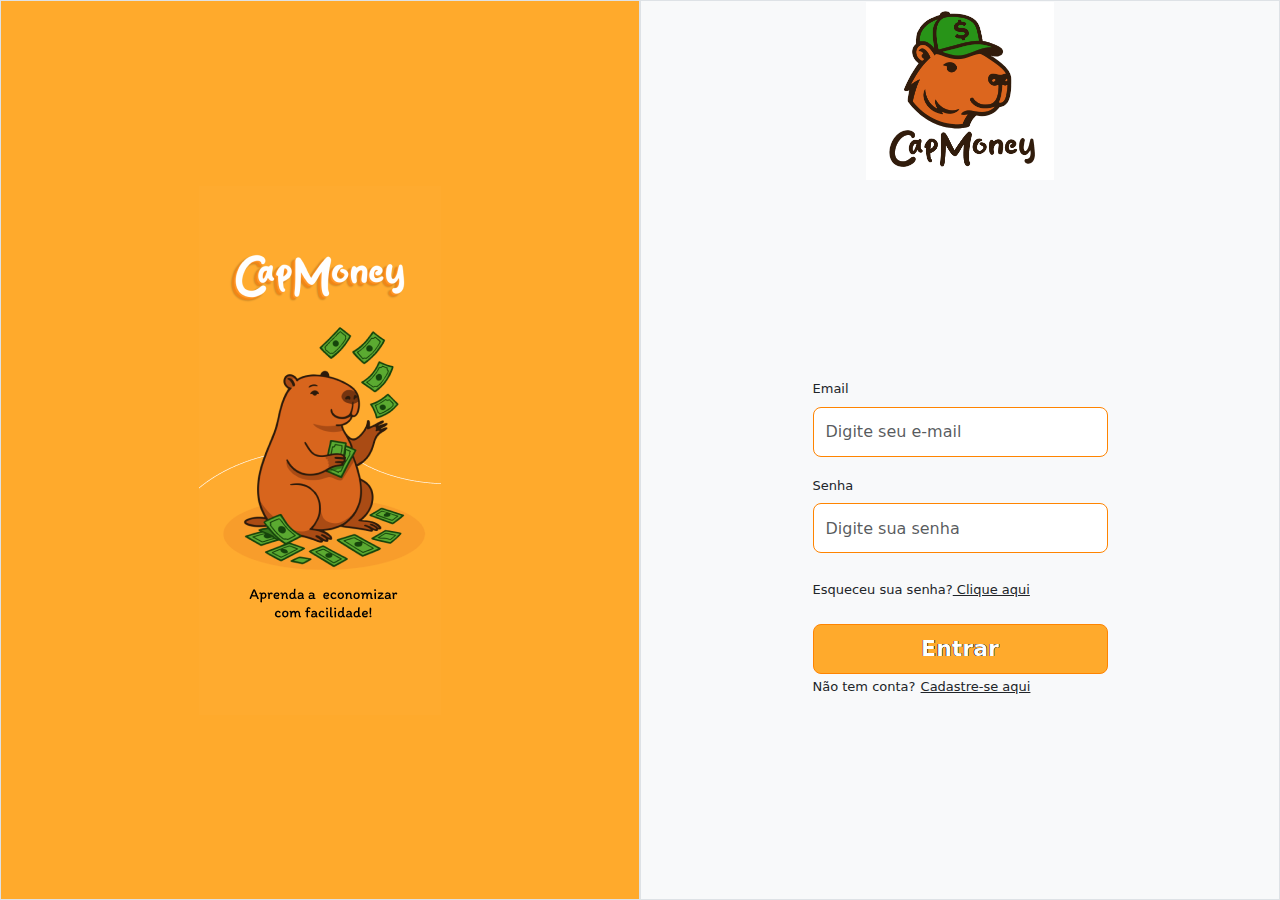
<file: Fintech/index.html>
<!DOCTYPE html>
<html lang="pt-br">
<head>
  <meta charset="UTF-8">
  <meta name="viewport" content="width=device-width, initial-scale=1.0">
  <link href="https://cdn.jsdelivr.net/npm/bootstrap@5.3.6/dist/css/bootstrap.min.css" rel="stylesheet">
  <link rel="stylesheet" href="css/login.css">
  <style>
    /* Estilo para mover a logo 30px para cima quando a tela for 430px ou menor */
    @media (max-width: 430px) {
      .logo-capmoney {
        position: relative;
        bottom: 30px;
      }
    }
  </style>
  <title>Login</title>
</head>
<body>
  <main class="container-fluid bg-primary min-vh-100">
    <div class="row min-vh-100">
      
      <!-- Coluna Esquerda -->
      <div class="c_esquerda col-sm-6 d-none d-sm-flex justify-content-center align-items-center border">
        <img src="./img/cl_esquerda-logo.png" alt=" Coluna esquerda com a logo" class="lg_coluna-esquerda">
      </div>

      <!-- Coluna Direita -->
      <div class="col-12 border col-sm-6 col-md-6 col-lg-6 bg-light d-flex flex-column">

        <!-- Linha logo -->
        <div class="row lg_form">
          <div class="col-4 d-flex align-items-center justify-content-center"></div>
          <div class="col-4 d-flex align-items-center justify-content-center">
            <img src="./img/logo_CapMoney.png" class="img-fluid logo-capmoney" alt="Logo CapMoney"> <!-- Logo do site -->
          </div>
          <div class="col-4 d-flex align-items-center justify-content-center"></div>
        </div>

        <!-- Linha formulário -->
        <div class="row flex-grow-1">
          <div class="col-2 col-lg-3"></div>
          <div class="col-8 col-lg-6 d-flex align-items-center justify-content-center">
            <form action="" method="get" class="w-100">

              <div class="mb-3">
                <label for="input1" class="form-label">Email</label>
                <input type="text" class="inputs form-control rounded-3 w-100" id="input1" placeholder="Digite seu e-mail">
              </div>

              <div class="mb-3">
                <label for="input2" class="form-label">Senha</label>
                <input type="text" class="inputs form-control rounded-3 w-100" id="input2" placeholder="Digite sua senha">
                <br><label class="form-label">Esqueceu sua senha? </label><a href="rec_senha.html" class="text-dark links"> Clique aqui</a>
              </div>

              <button type="submit" class="bt_enviar tn btn-primary rounded-3 w-100">Entrar</button> 
              <br><label class="form-label">Não tem conta?</label> <a href="cad_usuario.html" class="text-dark links">Cadastre-se aqui</a>

            </form>
          </div>
          <div class="col-2 col-lg-3"></div>
        </div>

      </div>
    </div>
  </main>

  <script src="https://cdn.jsdelivr.net/npm/bootstrap@5.3.6/dist/js/bootstrap.bundle.min.js"></script>
</body>
</html>
</file>
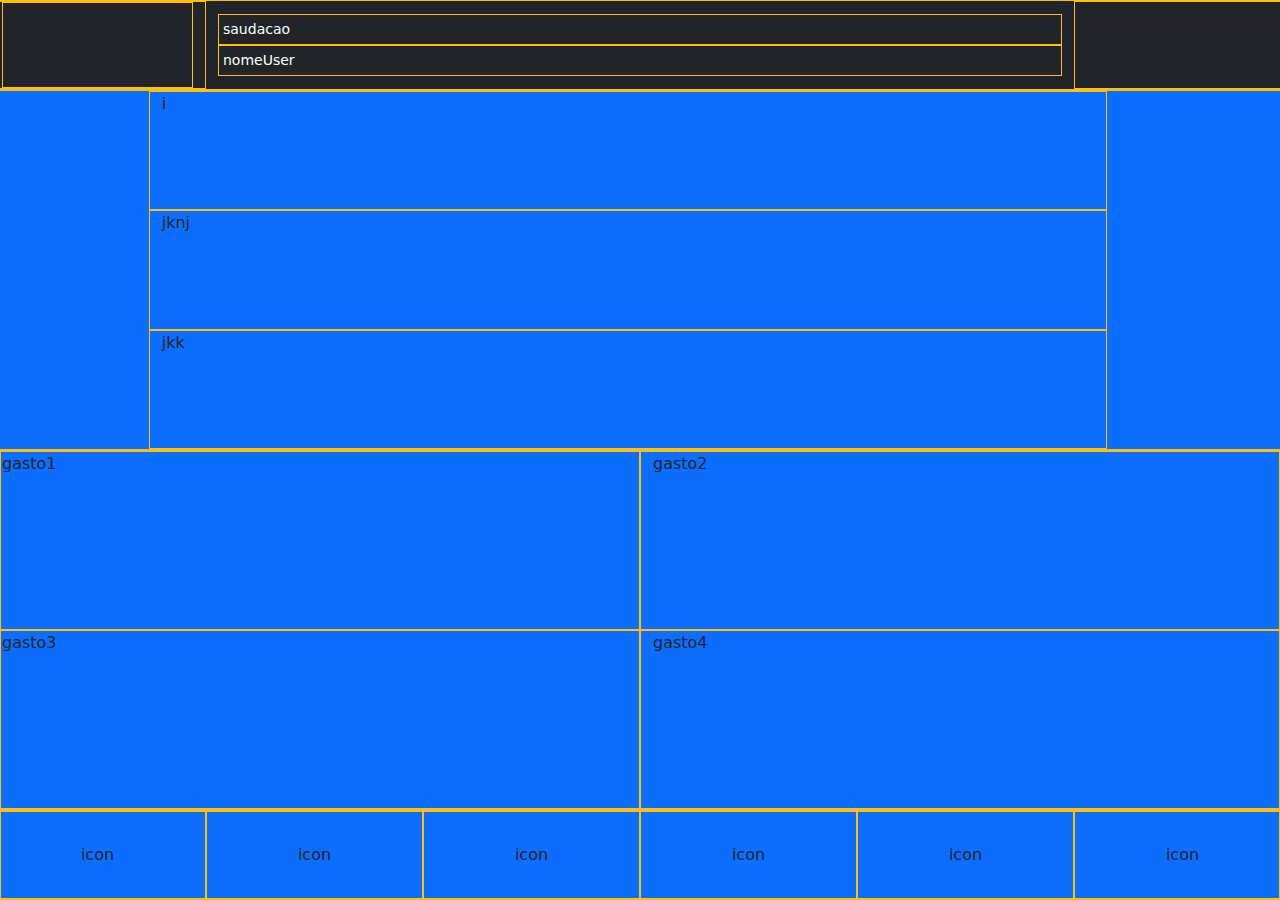
<file: inicio.html>
<!DOCTYPE html>
<html lang="pt-br" class="h-100">
<head>
  <meta charset="UTF-8" />
  <meta name="viewport" content="width=device-width, initial-scale=1" />
  <title>Layout com VH ajustado</title>
  <link href="https://cdn.jsdelivr.net/npm/bootstrap@5.3.6/dist/css/bootstrap.min.css" rel="stylesheet" />
</head>
<body class="m-0 p-0 h-100">

  <main class="container-fluid bg-primary p-0 m-0 h-100 d-flex flex-column">

<!-- Header (10vh) -->
<section class="row border border-warning bg-dark" style="height: 10vh;">
  <div class="col-2 border border-warning d-flex justify-content-center align-items-center h-100">
    <figure class="w-100 h-100 m-0 d-flex justify-content-center align-items-center border border-warning">
      foto_user
    </figure>
  </div>
  
  <div class="col-8 d-flex flex-column justify-content-center border-0 h-100">
    <div class="saudacao border border-warning p-1 text-white small">saudacao</div>
    <div class="nm_ususer border border-warning p-1 text-white small">nomeUser</div>
  </div>
  
  <div class="col-2 d-flex justify-content-center align-items-center border border-warning h-100">
    <figure class="m-0">ic_notificacao</figure>
  </div>
</section>


    <!-- Serviços (40vh) -->
    <section style="height: 40vh;">
      <nav class="row border border-warning h-100">
        <div class="row w-100">
          <div class="line border border-warning col-9 mx-auto">i</div>
        </div>
        <div class="row w-100">
          <div class="line border border-warning col-9 mx-auto">jknj</div>
        </div>
        <div class="row w-100">
          <div class="line border border-warning col-9 mx-auto">jkk</div>
        </div>
      </nav>
    </section>

    <!-- Gastos (40vh) -->
    <section style="height: 40vh;" class="border border-warning">
      <div class="row h-50">
        <div class="col-6 border border-warning">gasto1</div>
        <div class="col-6 border border-warning">gasto2</div>
      </div>
      <div class="row h-50">
        <div class="col-6 border border-warning">gasto3</div>
        <div class="col-6 border border-warning">gasto4</div>
      </div>
    </section>

    <!-- Rodapé (10vh) -->
    <section style="height: 10vh;" class="border border-warning">
      <footer class="row h-100">
        <div class="col-2 border border-warning d-flex align-items-center justify-content-center">icon</div>
        <div class="col-2 border border-warning d-flex align-items-center justify-content-center">icon</div>
        <div class="col-2 border border-warning d-flex align-items-center justify-content-center">icon</div>
        <div class="col-2 border border-warning d-flex align-items-center justify-content-center">icon</div>
        <div class="col-2 border border-warning d-flex align-items-center justify-content-center">icon</div>
        <div class="col-2 border border-warning d-flex align-items-center justify-content-center">icon</div>
      </footer>
    </section>

  </main>

  <script src="https://cdn.jsdelivr.net/npm/bootstrap@5.3.6/dist/js/bootstrap.bundle.min.js"></script>
</body>
</html>
</file>
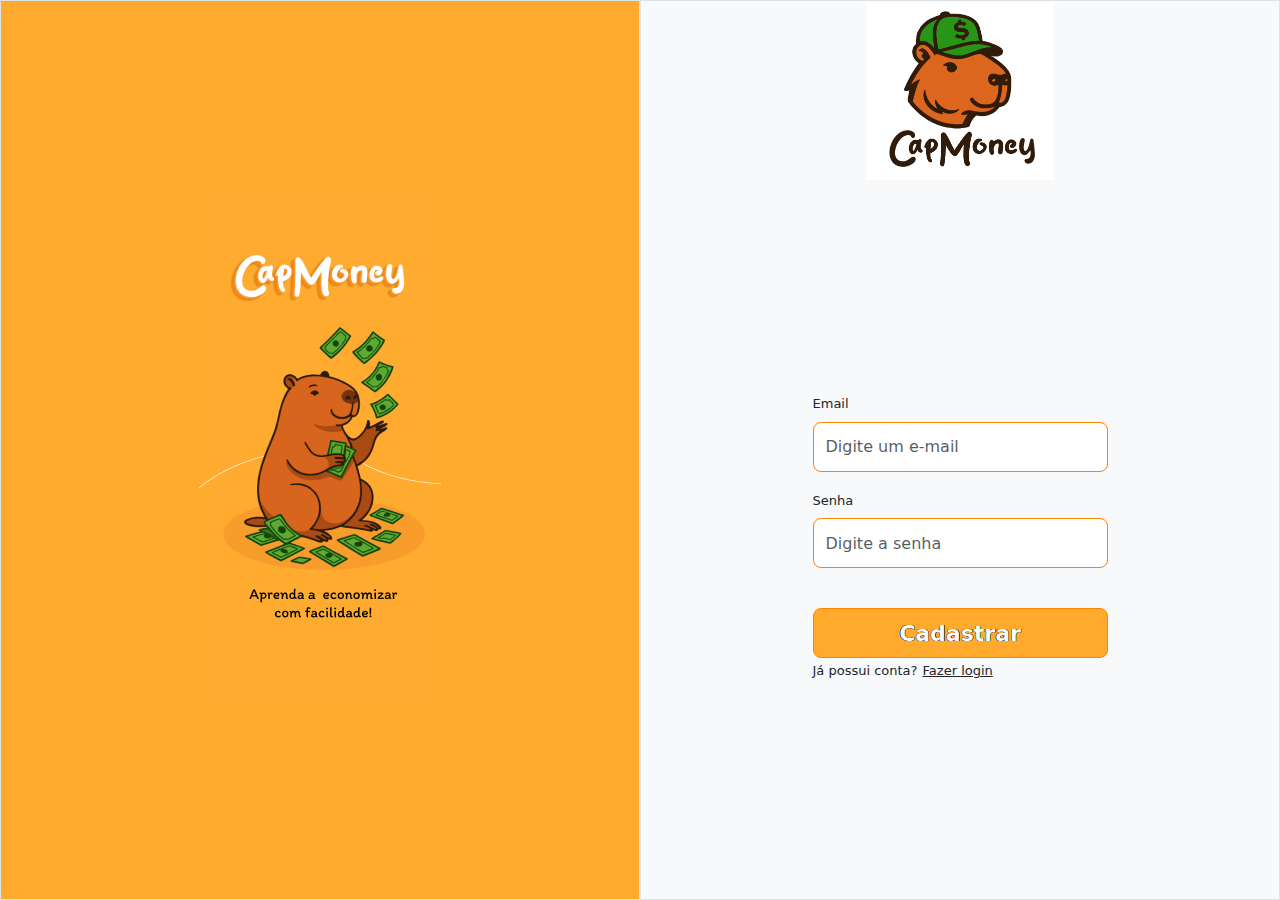
<file: Fintech/cad_usuario.html>
<!DOCTYPE html>
<html lang="pt-br">
<head>
  <meta charset="UTF-8">
  <meta name="viewport" content="width=device-width, initial-scale=1.0">
  <link href="https://cdn.jsdelivr.net/npm/bootstrap@5.3.6/dist/css/bootstrap.min.css" rel="stylesheet">
  <link rel="stylesheet" href="css/login.css">
 
  <title>Cadastrar usuário</title>
</head>
<body>
  <main class="container-fluid bg-primary min-vh-100">
    <div class="row min-vh-100">
      
      <!-- Coluna Esquerda -->
      <div class="c_esquerda col-sm-6 d-none d-sm-flex justify-content-center align-items-center border">
        <img src="./img/cl_esquerda-logo.png" alt=" Coluna esquerda com a logo" class="lg_coluna-esquerda">
      </div>

      <!-- Coluna Direita -->
      <div class="col-12 border col-sm-6 col-md-6 col-lg-6 bg-light d-flex flex-column">

        <!-- Linha logo -->
        <div class="row lg_form">
          <div class="col-4 d-flex align-items-center justify-content-center"></div>
          <div class="col-4 d-flex align-items-center justify-content-center">
            <img src="./img/logo_CapMoney.png" class="img-fluid logo-capmoney" alt="Logo CapMoney"> <!-- Logo do site -->
          </div>
          <div class="col-4 d-flex align-items-center justify-content-center"></div>
        </div>

        <!-- Linha formulário -->
        <div class="row flex-grow-1">
          <div class="col-2 col-lg-3"></div>
          <div class="col-8 col-lg-6 d-flex align-items-center justify-content-center">
            <form action="" method="get" class="w-100">

              <div class="mb-3">
                <label for="input1" class="form-label">Email</label>
                <input type="text" class="inputs form-control rounded-3 w-100" id="input1" placeholder="Digite um e-mail">
              </div>

              <div class="mb-3">
                <label for="input2" class="form-label">Senha</label>
                <input type="text" class="inputs form-control rounded-3 w-100" id="input2" placeholder="Digite a senha">
                <br>
              </div>

              <button type="submit" class="bt_enviar tn btn-primary rounded-3 w-100 ">Cadastrar</button> 
              <br><label class="form-label">Já possui conta?</label> <a href="login.html" class="text-dark links">Fazer login</a>

            </form>
          </div>
          <div class="col-2 col-lg-3"></div>
        </div>

      </div>
    </div>
  </main>

  <script src="https://cdn.jsdelivr.net/npm/bootstrap@5.3.6/dist/js/bootstrap.bundle.min.js"></script>
</body>
</html>
</file>
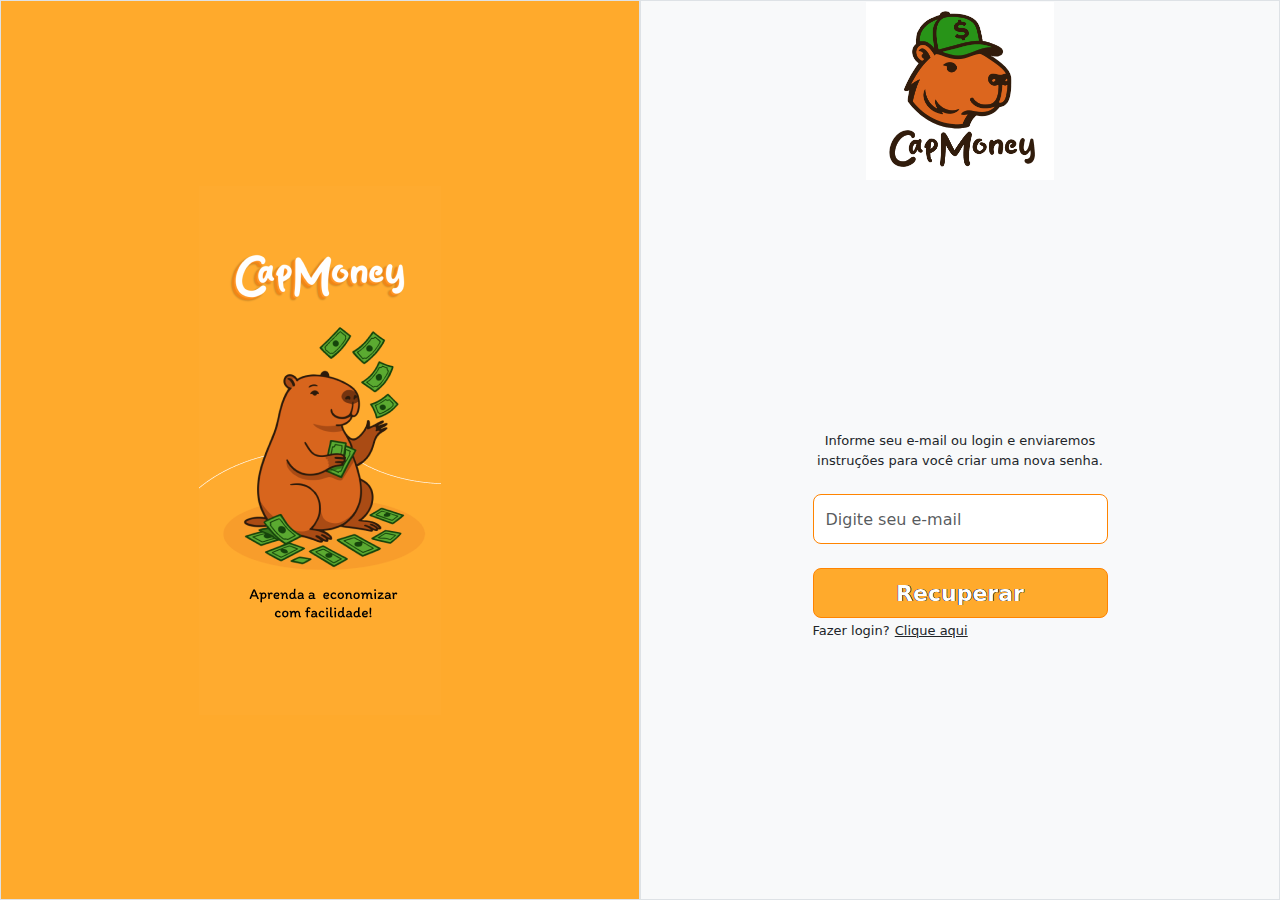
<file: Fintech/rec_senha.html>
<!DOCTYPE html>
<html lang="pt-br">
<head>
  <meta charset="UTF-8">
  <meta name="viewport" content="width=device-width, initial-scale=1.0">
  <link href="https://cdn.jsdelivr.net/npm/bootstrap@5.3.6/dist/css/bootstrap.min.css" rel="stylesheet">
  <link rel="stylesheet" href="css/login.css">
  <style>
    /* Estilo para mover a logo 30px para cima quando a tela for 430px ou menor */
    @media (max-width: 430px) {
      .logo-capmoney {
        position: relative;
        bottom: 30px;
      }
    }
  </style>
  <title>Login</title>
</head>
<body>
  <main class="container-fluid bg-primary min-vh-100">
    <div class="row min-vh-100">
      
      <!-- Coluna Esquerda -->
      <div class="c_esquerda col-sm-6 d-none d-sm-flex justify-content-center align-items-center border">
        <img src="./img/cl_esquerda-logo.png" alt=" Coluna esquerda com a logo" class="lg_coluna-esquerda">
      </div>

      <!-- Coluna Direita -->
      <div class="col-12 border col-sm-6 col-md-6 col-lg-6 bg-light d-flex flex-column">

        <!-- Linha logo -->
        <div class="row lg_form">
          <div class="col-4 d-flex align-items-center justify-content-center"></div>
          <div class="col-4 d-flex align-items-center justify-content-center">
            <img src="./img/logo_CapMoney.png" class="img-fluid logo-capmoney" alt="Logo CapMoney"> <!-- Logo do site -->
          </div>
          <div class="col-4 d-flex align-items-center justify-content-center"></div>
        </div>

        <!-- Linha formulário -->
        <div class="row flex-grow-1">
          <div class="col-2 col-lg-3"></div>
          <div class="col-8 col-lg-6 d-flex align-items-center justify-content-center">
            <form action="" method="get" class="w-100">

              <div class="mb-4">
                <label for="input1" class="form-label text-center mb-4">Informe seu e-mail ou login e enviaremos instruções para você criar uma nova senha.</label>
                <input type="text" class="inputs form-control rounded-3 w-100" id="input1" placeholder="Digite seu e-mail">
              </div>

              <div class="mb-3">
             
              </div>

              <button type="submit" class="bt_enviar tn btn-primary rounded-3 w-100 ">Recuperar</button> 
              <br><label class="form-label">Fazer login?</label>
               <a href="login.html" class="text-dark links">Clique aqui</a>

            </form>
          </div>
          <div class="col-2 col-lg-3"></div>
        </div>

      </div>
    </div>
  </main>

  <script src="https://cdn.jsdelivr.net/npm/bootstrap@5.3.6/dist/js/bootstrap.bundle.min.js"></script>
</body>
</html>
</file>
<file: Fintech/css/login.css>
.lg_form{
    height: 20vh;
}

.bt_enviar{
    background-color: #FFAA2C;
    color: white;
    border: 1px solid #FF8400;
    font-weight: bold; /* texto em negrito */
    height: 50px;
    font-size: 22px;
    text-shadow: 
        -0.3px -0.3px 0 black,
         0.3px -0.3px 0 black,
        -0.3px  0.3px 0 black,
         0.3px  0.3px 0 black;
}

.inputs{
    border: 1px solid  #FF8400;
    height: 50px ;
}

.form-label{
    font-size: 13px;
}

.c_esquerda{
    background-color: #FFAA2C; 
}

.links{
    font-size: 13px ;
}

 .c_esquerda{
        display: block;
        
    }
/*Responsividade colunas esquerda*/
@media (max-width: 575px) {
    .c_esquerda{
        display: none;
        
    }

    .lg_coluna-esquerda{
        display: none;
    }
}
 @media (max-width: 890px) {
      .logo-capmoney {
        position: relative;
        top: 70px;
      }
    }

 @media (max-width: 430px) {
      .logo-capmoney {
        position: relative;
        top: 70px;
      }
    }

 /* Estilo para mover a logo 30px para cima quando a tela for 430px ou menor */
    @media (max-width: 430px) {
      .logo-capmoney {
        position: relative;
        bottom: 30px;
      }
    }
</file>
